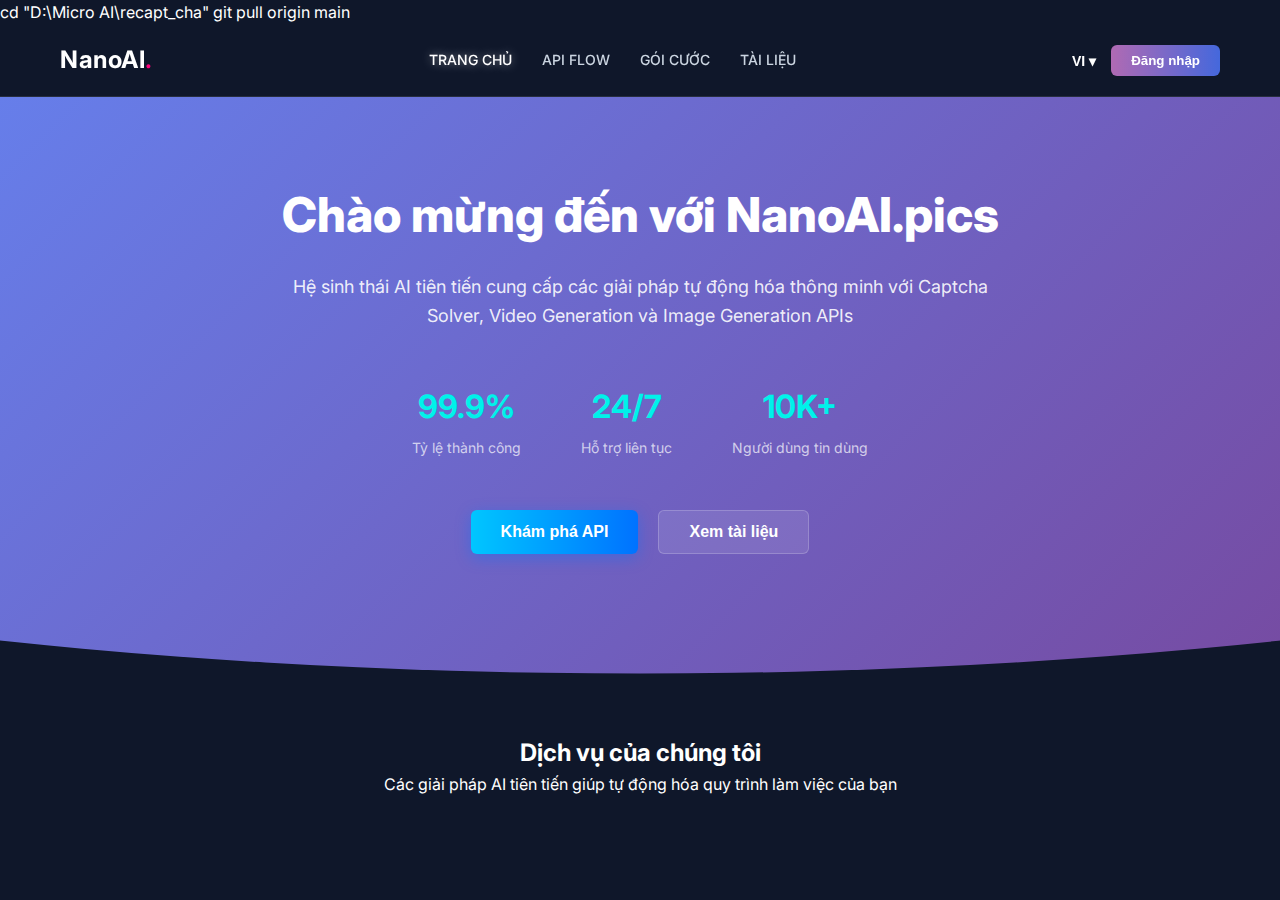
<file: frontend/index.html>
cd "D:\Micro AI\recapt_cha"
git pull origin main<!DOCTYPE html>
<html lang="vi">
<head>
    <meta charset="UTF-8">
    <meta name="viewport" content="width=device-width, initial-scale=1.0">
    <title>NanoAI - Hệ sinh thái AI tiên tiến</title>
    
    <link rel="stylesheet" href="css/styles.css">
    <link rel="stylesheet" href="css/pricing.css">
    <link rel="stylesheet" href="css/apiflow.css">
    <link href="https://fonts.googleapis.com/css2?family=Inter:wght@400;600;700&display=swap" rel="stylesheet">
</head>
<body>

    <header class="header">
        <div class="container header-container">
            <div class="logo">
                NanoAI<span class="highlight">.</span>
            </div>

            <nav class="navbar">
                <a href="#" class="nav-link active" id="btn-home">Trang chủ</a>
                <a href="#" class="nav-link" id="btn-apiflow">API FLOW</a>
                <a href="#" class="nav-link" id="btn-pricing">Gói cước</a>
                <a href="#" class="nav-link" id="btn-docs">Tài liệu</a>
            </nav>

            <div class="header-actions">
                <button class="lang-switch">VI ▾</button>
                <button class="btn-login">Đăng nhập</button>
            </div>
        </div>
    </header>

    <main id="main-content">

        <section id="view-home" class="view-section">
            <div class="hero-bg">
                <div class="container hero-content">
                    <h1>Chào mừng đến với NanoAI.pics</h1>
                    <p class="hero-desc">
                        Hệ sinh thái AI tiên tiến cung cấp các giải pháp tự động hóa thông minh với 
                        Captcha Solver, Video Generation và Image Generation APIs
                    </p>

                    <div class="stats-grid">
                        <div class="stat-item">
                            <h3>99.9%</h3>
                            <p>Tỷ lệ thành công</p>
                        </div>
                        <div class="stat-item">
                            <h3>24/7</h3>
                            <p>Hỗ trợ liên tục</p>
                        </div>
                        <div class="stat-item">
                            <h3>10K+</h3>
                            <p>Người dùng tin dùng</p>
                        </div>
                    </div>

                    <div class="hero-buttons">
                        <button class="btn-primary" id="btn-hero-explore">Khám phá API</button>
                        <button class="btn-secondary">Xem tài liệu</button>
                    </div>
                </div>
            </div>

            <div class="container services-preview">
                <h2>Dịch vụ của chúng tôi</h2>
                <p>Các giải pháp AI tiên tiến giúp tự động hóa quy trình làm việc của bạn</p>
            </div>
        </section>


        <section id="view-apiflow" class="view-section hidden">
            <!-- Content will be loaded from components/apiflow.html -->
            <div id="apiflow-content" class="content-container"></div>
        </section>


        <section id="view-pricing" class="view-section hidden">
            <!-- Content will be loaded from components/pricing.html -->
            <div id="pricing-content" class="content-container"></div>
        </section>

    </main>

    <script src="js/main.js"></script>
</body>
</html>
</file>
<file: frontend/css/pricing.css>
/* =========================================
   8. API CONSOLE STYLES (DARK MODE)
========================================= */

.api-header-center {
    text-align: center;
    margin-bottom: 40px;
}

.api-header-center h2 {
    font-size: 36px;
    font-weight: 800;
    color: white;
    margin-bottom: 10px;
}

.text-yellow {
    color: #facc15; /* Màu vàng giống chữ Console trong ảnh */
}

.api-header-center p {
    color: #94a3b8;
    font-family: 'Courier New', monospace; /* Font kiểu code */
}

/* --- Config Area (Base URL & Token) --- */
.api-config-area {
    display: flex;
    justify-content: center;
    gap: 20px;
    margin-bottom: 50px;
    flex-wrap: wrap;
}

.config-box {
    background: #0f172a; /* Nền rất tối */
    border: 1px solid #334155;
    border-radius: 8px;
    padding: 12px 20px;
    display: flex;
    align-items: center;
    gap: 15px;
    min-width: 350px;
}

.label-tag {
    background: #1e293b;
    color: #64748b;
    font-size: 11px;
    font-weight: 700;
    padding: 4px 8px;
    border-radius: 4px;
    letter-spacing: 0.5px;
}

.config-value {
    color: #e2e8f0;
    font-family: 'Courier New', monospace;
    font-size: 14px;
    font-weight: 600;
}

.url-text {
    color: #facc15; /* Màu vàng cho URL */
}

.token-display {
    display: flex;
    align-items: center;
    gap: 10px;
}

.status-dot {
    width: 8px;
    height: 8px;
    border-radius: 50%;
    background-color: #22c55e; /* Chấm xanh lá */
    box-shadow: 0 0 10px #22c55e;
}

/* --- Endpoint List --- */
.endpoint-list {
    max-width: 900px;
    margin: 0 auto;
    display: flex;
    flex-direction: column;
    gap: 15px;
}

.endpoint-item {
    background: #1e293b;
    border-radius: 10px;
    overflow: hidden;
    border: 1px solid rgba(255, 255, 255, 0.05);
    transition: all 0.2s;
}

.endpoint-item:hover {
    border-color: #3b82f6; /* Hover viền xanh */
}

/* Header của 1 dòng API */
.endpoint-head {
    padding: 15px 20px;
    display: flex;
    align-items: center;
    cursor: pointer;
    gap: 20px;
}

.method-badge {
    font-size: 12px;
    font-weight: 800;
    padding: 6px 12px;
    border-radius: 4px;
    min-width: 60px;
    text-align: center;
    border: 1px solid rgba(255,255,255,0.1);
}

.method-badge.get {
    background: rgba(59, 130, 246, 0.1); /* Nền xanh nhạt */
    color: #60a5fa; /* Chữ xanh dương */
    border-color: #3b82f6;
}

.endpoint-path {
    font-family: 'Courier New', monospace;
    font-weight: 700;
    font-size: 16px;
    color: white;
    min-width: 150px;
}

.endpoint-desc {
    color: #94a3b8;
    font-size: 14px;
    flex-grow: 1; /* Đẩy mũi tên về cuối */
    text-align: right;
}

.endpoint-arrow {
    color: #64748b;
    font-size: 12px;
    transition: transform 0.3s;
}

/* Khi mở rộng accordion */
.endpoint-item.active .endpoint-arrow {
    transform: rotate(180deg);
}

.endpoint-item.active .endpoint-body {
    display: block;
    animation: slideDown 0.3s ease;
}

/* Body (Nội dung bên trong - Mặc định ẩn) */
.endpoint-body {
    background: #0f172a;
    padding: 20px;
    border-top: 1px solid rgba(255, 255, 255, 0.05);
    display: none; /* Quan trọng: Ẩn mặc định */
}

.code-block {
    background: #000;
    padding: 15px;
    border-radius: 6px;
    color: #00ff00; /* Chữ xanh lá kiểu hacker */
    font-family: 'Courier New', monospace;
    margin-bottom: 15px;
    border: 1px solid #333;
}

.btn-try {
    background: #3b82f6;
    color: white;
    border: none;
    padding: 8px 16px;
    border-radius: 4px;
    font-size: 13px;
    cursor: pointer;
}

@keyframes slideDown {
    from { opacity: 0; transform: translateY(-10px); }
    to { opacity: 1; transform: translateY(0); }
}
</file>
<file: frontend/css/apiflow.css>
/* =========================================
   8. API FLOW SPECIFIC STYLES
========================================= */

/* API Header */
.api-header-center {
    text-align: center;
    margin-bottom: 40px;
}

.api-header-center h2 {
    font-size: 36px;
    margin-bottom: 10px;
    color: var(--primary-color);
}

.api-header-center h2 .text-yellow {
    color: #fca311;
}

.api-header-center p {
    color: #cbd5e1;
    font-size: 16px;
}

/* API Config Area */
.api-config-area {
    display: grid;
    grid-template-columns: repeat(auto-fit, minmax(300px, 1fr));
    gap: 20px;
    margin-bottom: 40px;
}

.config-box {
    background: linear-gradient(135deg, #1e293b 0%, #0f172a 100%);
    border: 1px solid rgba(0, 210, 255, 0.2);
    border-radius: 12px;
    padding: 20px;
    box-shadow: 0 4px 15px rgba(0, 210, 255, 0.1);
}

.label-tag {
    display: block;
    color: #64748b;
    font-size: 12px;
    font-weight: 600;
    text-transform: uppercase;
    letter-spacing: 1px;
    margin-bottom: 8px;
}

.config-value {
    color: #00d2ff;
    font-family: 'Courier New', monospace;
    font-size: 14px;
    word-break: break-all;
}

.url-text {
    color: #00ff88;
    font-weight: 500;
}

.token-display {
    display: flex;
    align-items: center;
    gap: 10px;
}

.lock-icon {
    font-size: 16px;
}

.status-dot {
    width: 8px;
    height: 8px;
    border-radius: 50%;
}

.status-dot.online {
    background: #00ff88;
    box-shadow: 0 0 10px #00ff88;
}

/* Endpoint List */
.endpoint-list {
    display: flex;
    flex-direction: column;
    gap: 15px;
}

.endpoint-item {
    background: linear-gradient(135deg, #1e293b 0%, #0f172a 100%);
    border: 1px solid rgba(255, 255, 255, 0.1);
    border-radius: 8px;
    overflow: hidden;
    transition: all 0.3s ease;
}

.endpoint-item:hover {
    border-color: rgba(0, 210, 255, 0.3);
    box-shadow: 0 4px 20px rgba(0, 210, 255, 0.1);
}

.endpoint-head {
    display: flex;
    align-items: center;
    padding: 20px;
    cursor: pointer;
    transition: background 0.2s;
}

.endpoint-head:hover {
    background: rgba(0, 210, 255, 0.05);
}

.endpoint-body {
    display: none !important; /* Default hidden with !important */
}

.endpoint-body:not(.hidden) {
    display: block !important; /* Force show when not hidden */
}

.method-badge {
    background: #00ff88;
    color: #000;
    padding: 4px 8px;
    border-radius: 4px;
    font-size: 12px;
    font-weight: bold;
    margin-right: 15px;
    min-width: 50px;
    text-align: center;
}

.endpoint-path {
    font-family: 'Courier New', monospace;
    font-size: 16px;
    font-weight: 500;
    color: #00d2ff;
    flex: 1;
}

.endpoint-desc {
    color: #cbd5e1;
    font-size: 14px;
    margin-left: 15px;
    flex: 2;
}

.endpoint-arrow {
    color: #64748b;
    font-size: 14px;
    transition: transform 0.2s;
}

.endpoint-body {
    border-top: 1px solid rgba(255, 255, 255, 0.1);
    padding: 20px;
    background: rgba(0, 0, 0, 0.2);
}

.endpoint-body.hidden {
    display: none;
}

.code-block {
    background: #000;
    border: 1px solid rgba(0, 255, 136, 0.3);
    border-radius: 6px;
    padding: 15px;
    margin-bottom: 15px;
    font-family: 'Courier New', monospace;
    font-size: 13px;
    color: #00ff88;
    overflow-x: auto;
}

.btn-try {
    background: linear-gradient(90deg, #00ff88, #00d2ff);
    color: #000;
    border: none;
    padding: 8px 16px;
    border-radius: 6px;
    font-weight: 600;
    cursor: pointer;
    transition: all 0.3s ease;
}

.btn-try:hover:not(:disabled) {
    transform: translateY(-1px);
    box-shadow: 0 4px 15px rgba(0, 255, 136, 0.4);
}

.btn-try:disabled {
    opacity: 0.6;
    cursor: not-allowed;
}

/* API Result Styles */
.api-result {
    animation: fadeInResult 0.3s ease;
}

@keyframes fadeInResult {
    from { opacity: 0; transform: translateY(-10px); }
    to { opacity: 1; transform: translateY(0); }
}

/* API Details Grid */
.api-details-grid {
    display: grid;
    grid-template-columns: 1fr 1fr;
    gap: 30px;
    margin-top: 20px;
}

.col-request, .col-response {
    background: rgba(0, 0, 0, 0.2);
    border-radius: 8px;
    padding: 20px;
}

/* Parameters Section */
.param-section {
    margin-bottom: 25px;
}

.section-label {
    color: #00d2ff;
    font-size: 14px;
    font-weight: 600;
    text-transform: uppercase;
    letter-spacing: 1px;
    margin-bottom: 15px;
    display: block;
}

.param-row {
    display: flex;
    align-items: center;
    gap: 10px;
    margin-bottom: 10px;
    padding: 10px;
    background: rgba(0, 210, 255, 0.1);
    border-radius: 6px;
    border: 1px solid rgba(0, 210, 255, 0.2);
}

.param-key {
    font-family: 'Courier New', monospace;
    font-weight: bold;
    color: #00ff88;
}

.badge-required {
    background: #ff6b6b;
    color: white;
    padding: 2px 6px;
    border-radius: 10px;
    font-size: 10px;
    font-weight: bold;
    text-transform: uppercase;
}

.param-desc {
    color: #cbd5e1;
    font-size: 13px;
    flex: 1;
}

/* Code Section */
.code-section {
    margin-bottom: 20px;
}

.code-snippet-box {
    position: relative;
    background: #000;
    border: 1px solid rgba(0, 255, 136, 0.3);
    border-radius: 6px;
    overflow: hidden;
}

.btn-copy {
    position: absolute;
    top: 10px;
    right: 10px;
    background: rgba(0, 210, 255, 0.2);
    border: 1px solid rgba(0, 210, 255, 0.3);
    color: #00d2ff;
    padding: 4px 8px;
    border-radius: 4px;
    font-size: 11px;
    cursor: pointer;
    transition: all 0.2s;
}

.btn-copy:hover {
    background: rgba(0, 210, 255, 0.3);
    border-color: #00d2ff;
}

.code-snippet-box pre {
    padding: 15px;
    margin: 0;
    font-size: 12px;
    line-height: 1.4;
    color: #00ff88;
    overflow-x: auto;
}

/* Response Section */
.response-header {
    display: flex;
    justify-content: space-between;
    align-items: center;
    margin-bottom: 15px;
}

.btn-send-request {
    background: linear-gradient(90deg, #00ff88, #00d2ff);
    color: #000;
    border: none;
    padding: 8px 16px;
    border-radius: 6px;
    font-weight: 600;
    cursor: pointer;
    display: flex;
    align-items: center;
    gap: 6px;
    transition: all 0.3s ease;
}

.btn-send-request:hover:not(:disabled) {
    transform: translateY(-1px);
    box-shadow: 0 4px 15px rgba(0, 255, 136, 0.4);
}

.btn-send-request:disabled {
    opacity: 0.6;
    cursor: not-allowed;
    transform: none;
}

.icon-play {
    font-size: 12px;
}

/* Console Output */
.console-output {
    background: #000;
    border: 1px solid rgba(0, 255, 136, 0.3);
    border-radius: 6px;
    padding: 15px;
    min-height: 120px;
    position: relative;
}

.console-placeholder {
    text-align: center;
    color: #64748b;
}

.console-icon {
    font-size: 24px;
    margin-bottom: 10px;
    color: #00d2ff;
}

.console-data {
    color: #00ff88;
    font-family: 'Courier New', monospace;
    font-size: 12px;
    line-height: 1.4;
    margin: 0;
    white-space: pre-wrap;
    word-break: break-all;
}

/* Responsive Design */
@media (max-width: 768px) {
    .api-details-grid {
        grid-template-columns: 1fr;
        gap: 20px;
    }

    .response-header {
        flex-direction: column;
        gap: 10px;
        align-items: flex-start;
    }

    .param-row {
        flex-direction: column;
        align-items: flex-start;
        gap: 5px;
    }
}

/* Dashboard Card Enhancements */
.dashboard-card {
    background: linear-gradient(135deg, #1e293b 0%, #0f172a 100%);
    border: 1px solid rgba(0, 210, 255, 0.2);
    box-shadow: 0 8px 32px rgba(0, 210, 255, 0.1);
    border-radius: 12px;
    padding: 30px;
    margin-bottom: 20px;
}

.dashboard-card h3 {
    color: var(--primary-color);
    margin-bottom: 20px;
    font-size: 20px;
    font-weight: 600;
}

.dashboard-card label {
    display: block;
    color: #cbd5e1;
    font-weight: 600;
    margin-bottom: 8px;
    font-size: 14px;
}

/* Grid Layout for API Configuration */
#view-apiflow .dashboard-card:first-of-type {
    display: grid;
    grid-template-columns: 1fr;
    gap: 20px;
}

/* Input Fields */
.input-field {
    width: 100%;
    padding: 12px 15px;
    border-radius: 8px;
    border: 1px solid rgba(255, 255, 255, 0.1);
    background: rgba(0, 0, 0, 0.3);
    color: white;
    font-size: 14px;
    outline: none;
    transition: border-color 0.3s;
}

.input-field:focus {
    border-color: var(--primary-color);
    box-shadow: 0 0 0 2px rgba(0, 210, 255, 0.2);
}

.input-field[readonly] {
    background: rgba(0, 0, 0, 0.5);
    color: #888;
}

/* Select Dropdown */
.input-field select {
    cursor: pointer;
}

/* Button Group */
#view-apiflow .dashboard-card .btn-primary,
#view-apiflow .dashboard-card .btn-secondary {
    padding: 10px 20px;
    font-size: 14px;
    font-weight: 600;
    border-radius: 6px;
    transition: all 0.3s ease;
}

/* Enhanced Console Log */
.console-log {
    background: #000;
    border: 1px solid rgba(0, 255, 128, 0.3);
    box-shadow: inset 0 0 10px rgba(0, 255, 128, 0.1);
    font-family: 'Fira Code', 'Courier New', monospace;
    min-height: 150px;
    max-height: 300px;
    overflow-y: auto;
    font-size: 13px;
    line-height: 1.5;
}

/* API Documentation Cards */
#view-apiflow .dashboard-card:last-of-type {
    background: linear-gradient(135deg, #0f172a 0%, #1e293b 100%);
    border: 1px solid rgba(255, 0, 128, 0.2);
}

#view-apiflow .dashboard-card:last-of-type h4 {
    margin: 0 0 10px 0;
    font-size: 16px;
    font-weight: 600;
}

#view-apiflow .dashboard-card:last-of-type code {
    background: #000;
    padding: 8px 12px;
    border-radius: 4px;
    font-size: 11px;
    color: #00ff88;
    border: 1px solid rgba(0, 255, 136, 0.3);
    display: block;
    margin-top: 10px;
    word-break: break-all;
}

/* Responsive Design */
@media (max-width: 768px) {
    #view-apiflow .dashboard-card:first-of-type {
        grid-template-columns: 1fr;
    }

    #view-apiflow .dashboard-card:last-of-type .grid {
        grid-template-columns: 1fr;
    }
}
</file>
<file: frontend/css/styles.css>
/* =========================================
   1. RESET & GLOBAL STYLES
========================================= */
:root {
    --primary-color: #00d2ff;   /* Màu xanh cyan sáng (cho số liệu, nút) */
    --secondary-color: #9d4edd; /* Màu tím (cho nút, điểm nhấn) */
    --text-color: #ffffff;
    --bg-dark: #0f172a;         /* Màu nền chung cho các trang con */
    --glass-bg: rgba(255, 255, 255, 0.1);
}

* {
    margin: 0;
    padding: 0;
    box-sizing: border-box;
}

body {
    font-family: 'Inter', sans-serif;
    background-color: var(--bg-dark);
    color: var(--text-color);
    line-height: 1.6;
}

/* Container giới hạn chiều rộng nội dung */
.container {
    max-width: 1200px;
    margin: 0 auto;
    padding: 0 20px;
}

/* =========================================
   2. UTILITY CLASSES (QUAN TRỌNG)
========================================= */
/* Class dùng để ẩn các tab không active */
.hidden {
    display: none !important;
}

/* Hiệu ứng Fade In khi chuyển tab */
.view-section {
    animation: fadeIn 0.4s ease-in-out;
}

@keyframes fadeIn {
    from { opacity: 0; transform: translateY(10px); }
    to { opacity: 1; transform: translateY(0); }
}

.highlight {
    color: #ff007a; /* Dấu chấm hồng ở Logo */
}

/* =========================================
   3. HEADER / NAVBAR
========================================= */
.header {
    background-color: rgba(15, 23, 42, 0.9); /* Nền tối mờ */
    backdrop-filter: blur(10px);
    position: sticky;
    top: 0;
    z-index: 1000;
    border-bottom: 1px solid rgba(255, 255, 255, 0.1);
}

.header-container {
    display: flex;
    justify-content: space-between;
    align-items: center;
    height: 70px;
}

.logo {
    font-size: 24px;
    font-weight: 700;
    letter-spacing: 0.5px;
}

.navbar {
    display: flex;
    gap: 30px;
}

.nav-link {
    text-decoration: none;
    color: #cbd5e1;
    font-weight: 500;
    font-size: 14px;
    text-transform: uppercase;
    transition: color 0.3s;
}

.nav-link:hover, .nav-link.active {
    color: var(--text-color);
    text-shadow: 0 0 10px rgba(255, 255, 255, 0.5);
}

.header-actions {
    display: flex;
    gap: 15px;
    align-items: center;
}

/* =========================================
   4. BUTTONS STYLES
========================================= */
button {
    cursor: pointer;
    border: none;
    outline: none;
    font-weight: 600;
    border-radius: 6px;
    transition: all 0.3s ease;
}

.btn-login {
    background: linear-gradient(90deg, #b06ab3, #4568dc); /* Gradient tím xanh */
    color: white;
    padding: 8px 20px;
}

.lang-switch {
    background: transparent;
    color: white;
    font-size: 14px;
}

.btn-primary {
    background: linear-gradient(90deg, #00c6ff, #0072ff); /* Gradient xanh dương sáng */
    color: white;
    padding: 12px 30px;
    font-size: 16px;
    box-shadow: 0 4px 15px rgba(0, 114, 255, 0.4);
}

.btn-primary:hover {
    transform: translateY(-2px);
    box-shadow: 0 6px 20px rgba(0, 114, 255, 0.6);
}

.btn-secondary {
    background: rgba(255, 255, 255, 0.1);
    border: 1px solid rgba(255, 255, 255, 0.2);
    color: white;
    padding: 12px 30px;
    font-size: 16px;
}

.btn-secondary:hover {
    background: rgba(255, 255, 255, 0.2);
}

/* =========================================
   5. HERO SECTION (TRANG CHỦ)
========================================= */
.hero-bg {
    /* MÀU NỀN GRADIENT GIỐNG ẢNH */
    background: linear-gradient(135deg, #667eea 0%, #764ba2 100%);
    padding: 80px 0 120px 0;
    text-align: center;
    clip-path: ellipse(150% 100% at 50% 0%); /* Tạo đường cong nhẹ dưới đáy nếu thích */
}

.hero-content h1 {
    font-size: 48px;
    margin-bottom: 20px;
    font-weight: 800;
}

.hero-desc {
    font-size: 18px;
    color: rgba(255, 255, 255, 0.9);
    max-width: 700px;
    margin: 0 auto 50px auto;
}

/* Thống kê (Stats) */
.stats-grid {
    display: flex;
    justify-content: center;
    gap: 60px;
    margin-bottom: 50px;
}

.stat-item h3 {
    font-size: 32px;
    color: #00f2ea; /* Màu xanh neon nổi bật */
    margin-bottom: 5px;
}

.stat-item p {
    font-size: 14px;
    color: rgba(255, 255, 255, 0.7);
}

.hero-buttons {
    display: flex;
    justify-content: center;
    gap: 20px;
}

.services-preview {
    text-align: center;
    padding: 60px 0;
}

/* =========================================
   6. API FLOW & PRICING (STYLE CHO PHẦN CON)
========================================= */
#view-apiflow, #view-pricing {
    padding: 60px 0;
}

/* Style cho khung nhập liệu API */
.dashboard-card {
    background: #1e293b;
    padding: 30px;
    border-radius: 12px;
    border: 1px solid rgba(255,255,255,0.1);
    margin-top: 20px;
    max-width: 800px;
}

.input-field {
    width: 100%;
    padding: 12px;
    margin: 10px 0 20px 0;
    border-radius: 6px;
    border: 1px solid #475569;
    background: #0f172a;
    color: white;
}

.console-log {
    margin-top: 20px;
    background: black;
    color: #00ff00;
    font-family: 'Courier New', Courier, monospace;
    padding: 15px;
    border-radius: 6px;
    min-height: 100px;
    font-size: 13px;
}

/* Style cho Pricing Cards */
.pricing-grid {
    display: flex;
    gap: 30px;
    margin-top: 30px;
    flex-wrap: wrap;
}

.price-card {
    background: #1e293b;
    padding: 30px;
    border-radius: 12px;
    flex: 1;
    min-width: 250px;
    border: 1px solid rgba(255,255,255,0.1);
    text-align: center;
}

.highlight-card {
    border: 1px solid var(--secondary-color);
    background: linear-gradient(180deg, rgba(157, 78, 221, 0.1) 0%, #1e293b 100%);
    transform: scale(1.05); /* To hơn một chút */
}

.price {
    font-size: 36px;
    font-weight: bold;
    margin: 20px 0;
    color: var(--primary-color);
}

.price-card ul {
    list-style: none;
    margin-bottom: 30px;
    text-align: left;
    padding-left: 20px;
}

.price-card li {
    margin-bottom: 10px;
    color: #cbd5e1;
}
</file>
